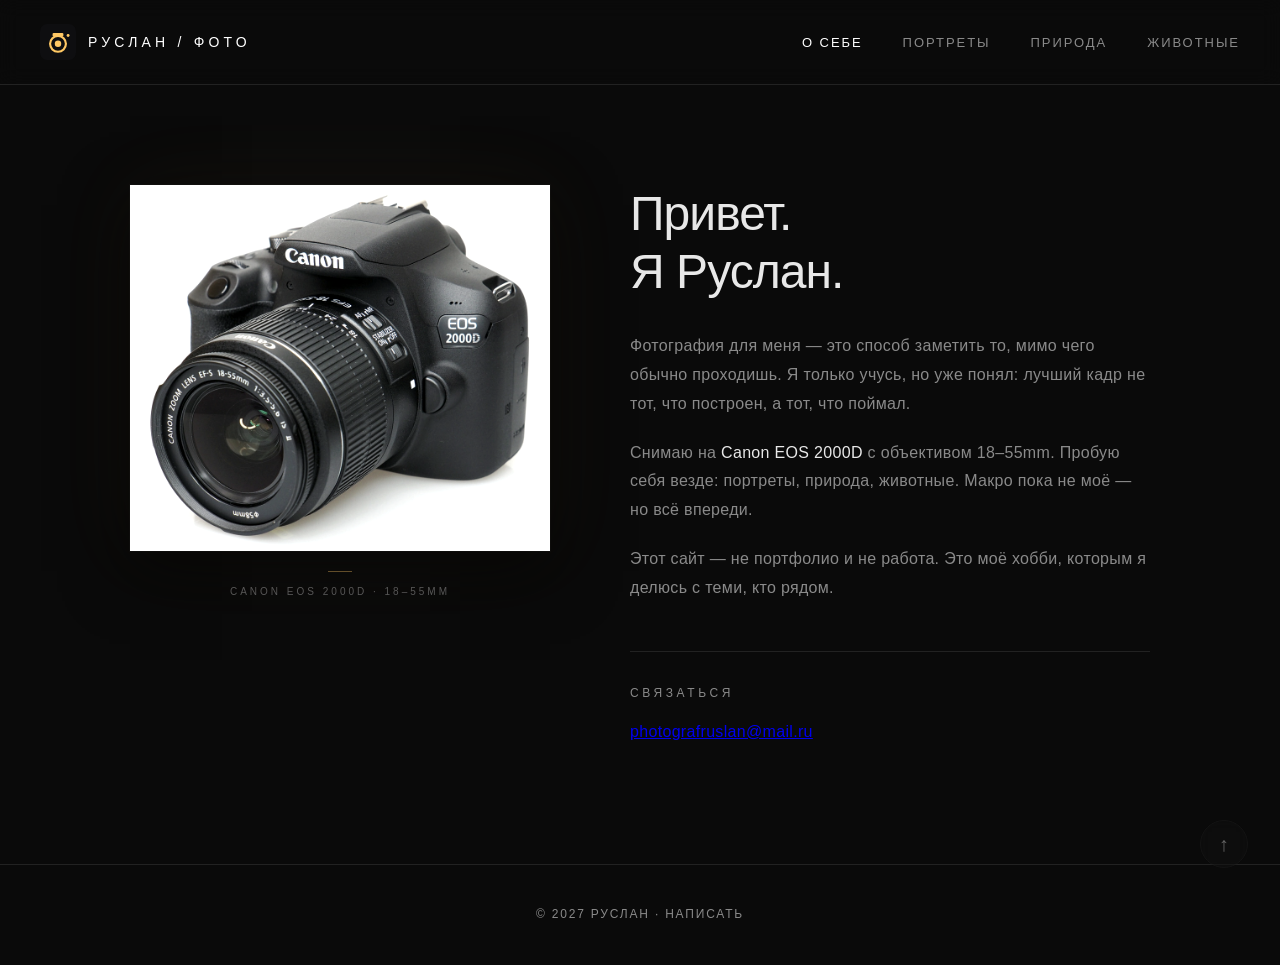
<file: about.html>
<!DOCTYPE html>
<html lang="ru">
<head>
  <meta charset="UTF-8">
  <meta name="viewport" content="width=device-width, initial-scale=1.0">
  <title>О себе — Руслан</title>
  <link rel="icon" type="image/svg+xml" href="logo.svg">
  <link rel="stylesheet" href="style.css">
</head>
<body>

  <header>
    <nav>
      <a href="index.html" class="logo">
        <img src="logo.svg" alt="" class="logo-img">
        <span>Руслан / Фото</span>
      </a>
      <ul>
        <li><a href="about.html" class="active">О себе</a></li>
        <li><a href="portraits.html">Портреты</a></li>
        <li><a href="nature.html">Природа</a></li>
        <li><a href="animals.html">Животные</a></li>
      </ul>
    </nav>
  </header>

  <section class="about">

    <div class="about-photo">
      <div class="about-photo-frame">
        <img src="images/me.jpg" alt="Руслан">
      </div>
      <div class="about-photo-caption">Canon EOS 2000D · 18–55mm</div>
    </div>

    <div class="about-text">
      <h1>Привет.<br>Я Руслан.</h1>

      <p>Фотография для меня — это способ заметить то, мимо чего обычно проходишь. Я только учусь, но уже понял: лучший кадр не тот, что построен, а тот, что поймал.</p>

      <p>Снимаю на <strong>Canon EOS 2000D</strong> с объективом 18–55mm. Пробую себя везде: портреты, природа, животные. Макро пока не моё — но всё впереди.</p>

      <p>Этот сайт — не портфолио и не работа. Это моё хобби, которым я делюсь с теми, кто рядом.</p>

      <div class="about-contacts">
        <h2>Связаться</h2>
        <a href="mailto:photografruslan@mail.ru" class="email">photografruslan@mail.ru</a>
      </div>
    </div>

  </section>

  <a href="#" class="to-top" aria-label="Наверх">↑</a>

  <footer>
    © 2027 Руслан · <a href="mailto:photografruslan@mail.ru">Написать</a>
  </footer>

</body>
</html>
</file>
<file: style.css>
/* ===== БАЗА ===== */
* {
  margin: 0;
  padding: 0;
  box-sizing: border-box;
}

:root {
  --bg: #0a0a0a;
  --bg-soft: #141414;
  --text: #e8e8e8;
  --text-dim: #8a8a8a;
  --accent: #ffffff;
  --gold: #ffc864;
  --border: #222;
}

html {
  scroll-behavior: smooth;
}

body {
  background: var(--bg);
  color: var(--text);
  font-family: 'Helvetica Neue', Arial, sans-serif;
  font-weight: 300;
  line-height: 1.6;
  letter-spacing: 0.02em;
  -webkit-font-smoothing: antialiased;
}

/* ===== КАСТОМНЫЙ СКРОЛЛБАР ===== */
::-webkit-scrollbar { width: 10px; height: 10px; }
::-webkit-scrollbar-track { background: var(--bg); }
::-webkit-scrollbar-thumb {
  background: #2a2a2a;
  border: 2px solid var(--bg);
  border-radius: 5px;
}
::-webkit-scrollbar-thumb:hover { background: #3a3a3a; }

* { scrollbar-width: thin; scrollbar-color: #2a2a2a var(--bg); }

/* ===== ПЛАВНЫЙ ПЕРЕХОД МЕЖДУ СТРАНИЦАМИ ===== */
@view-transition {
  navigation: auto;
}

::view-transition-old(root) {
  animation: 0.35s ease-out both viewFadeOut;
}

::view-transition-new(root) {
  animation: 0.45s ease-out both viewFadeIn;
}

@keyframes viewFadeOut {
  from { opacity: 1; }
  to   { opacity: 0; }
}

@keyframes viewFadeIn {
  from { opacity: 0; transform: translateY(6px); }
  to   { opacity: 1; transform: translateY(0); }
}

/* ===== ШАПКА ===== */
header {
  position: sticky;
  top: 0;
  background: rgba(10, 10, 10, 0.9);
  backdrop-filter: blur(10px);
  border-bottom: 1px solid var(--border);
  z-index: 100;
  transition: filter 0.4s ease;
}

nav {
  max-width: 1400px;
  margin: 0 auto;
  padding: 24px 40px;
  display: flex;
  justify-content: space-between;
  align-items: center;
}

.logo {
  display: flex;
  align-items: center;
  gap: 12px;
  font-size: 14px;
  letter-spacing: 0.3em;
  text-transform: uppercase;
  color: var(--accent);
  text-decoration: none;
  font-weight: 400;
}

.logo-img {
  width: 36px;
  height: 36px;
  display: block;
  transition: transform 0.3s;
}

.logo:hover .logo-img {
  transform: rotate(-8deg) scale(1.05);
}

nav ul {
  display: flex;
  gap: 40px;
  list-style: none;
}

nav a {
  color: var(--text-dim);
  text-decoration: none;
  font-size: 13px;
  letter-spacing: 0.15em;
  text-transform: uppercase;
  transition: color 0.3s;
}

nav a:hover,
nav a.active {
  color: var(--accent);
}

/* ===== ГЛАВНАЯ — HERO С ФОНОМ ===== */
.hero {
  max-width: 1400px;
  margin: 0 auto;
  padding: 120px 40px 80px;
  position: relative;
  overflow: hidden;
  min-height: 70vh;
  display: flex;
  flex-direction: column;
  justify-content: center;
}

.hero-bg {
  position: absolute;
  inset: 0;
  z-index: 0;
  pointer-events: none;
  mask-image: linear-gradient(to bottom, rgba(0,0,0,1) 0%, rgba(0,0,0,0) 100%);
  -webkit-mask-image: linear-gradient(to bottom, rgba(0,0,0,1) 0%, rgba(0,0,0,0) 100%);
}

.hero-bg img {
  width: 100%;
  height: 100%;
  object-fit: cover;
  opacity: 0.12;
  filter: grayscale(0.4) contrast(1.1);
}

.hero h1,
.hero p,
.hero .email {
  position: relative;
  z-index: 1;
}

.hero h1 {
  font-size: clamp(32px, 5vw, 56px);
  font-weight: 200;
  letter-spacing: -0.02em;
  line-height: 1.2;
  margin-bottom: 24px;
}

.hero p {
  color: var(--text-dim);
  font-size: 16px;
  max-width: 600px;
  margin-bottom: 16px;
}

.hero .email {
  display: inline-block;
  margin-top: 24px;
  color: var(--accent);
  text-decoration: none;
  border-bottom: 1px solid var(--border);
  padding-bottom: 4px;
  transition: border-color 0.3s;
}

.hero .email:hover {
  border-color: var(--accent);
}

/* ===== СЕКЦИИ / ЖАНРЫ ===== */
.section-title {
  max-width: 1400px;
  margin: 0 auto;
  padding: 0 40px 32px;
  font-size: 12px;
  letter-spacing: 0.3em;
  text-transform: uppercase;
  color: var(--text-dim);
  font-weight: 400;
  transition: filter 0.4s ease;
}

.genres {
  max-width: 1400px;
  margin: 0 auto;
  padding: 0 40px 120px;
  display: grid;
  grid-template-columns: repeat(3, 1fr);
  gap: 24px;
}

.genre-card {
  position: relative;
  aspect-ratio: 1;
  overflow: hidden;
  background: var(--bg-soft);
  text-decoration: none;
  color: var(--accent);
  display: flex;
  align-items: flex-end;
  padding: 32px;
  transition: transform 0.4s;
}

.genre-card:hover {
  transform: scale(0.98);
}

.genre-card img {
  position: absolute;
  inset: 0;
  width: 100%;
  height: 100%;
  object-fit: cover;
  opacity: 0.5;
  transition: opacity 0.4s, transform 0.6s;
  pointer-events: none;
}

.genre-card:hover img {
  opacity: 0.7;
  transform: scale(1.05);
}

.genre-card::before {
  content: '';
  position: absolute;
  inset: 0;
  background: #000;
  opacity: 0;
  transition: opacity 0.4s;
  z-index: 1;
  pointer-events: none;
}

.genre-card:hover::before {
  opacity: 0.35;
}

.genre-card span {
  position: relative;
  z-index: 2;
  font-size: 20px;
  letter-spacing: 0.1em;
  text-transform: uppercase;
  font-weight: 300;
  transition: transform 0.4s ease;
}

.genre-card:hover span {
  transform: translateY(-6px);
}

.genre-card span::after {
  content: '';
  position: absolute;
  left: 0;
  bottom: -10px;
  width: 0;
  height: 1px;
  background: var(--accent);
  transition: width 0.4s ease;
}

.genre-card:hover span::after {
  width: 100%;
}

/* ===== ГАЛЕРЕЯ ===== */
.gallery {
  max-width: 1400px;
  margin: 0 auto;
  padding: 0 40px 120px;
  display: grid;
  grid-template-columns: repeat(4, 1fr);
  gap: 8px;
  transition: filter 0.4s ease;
}

.gallery a {
  position: relative;
  aspect-ratio: 1;
  overflow: hidden;
  display: block;
  background-color: #141414;
  transition: transform 0.4s ease, box-shadow 0.4s ease;
  animation: fadeInUp 0.6s ease-out backwards,
             skeletonPulse 1.5s ease-in-out infinite;
}

.gallery a:nth-child(2n)   { animation-delay: 0.05s, 0s; }
.gallery a:nth-child(3n)   { animation-delay: 0.10s, 0s; }
.gallery a:nth-child(4n)   { animation-delay: 0.15s, 0s; }
.gallery a:nth-child(5n)   { animation-delay: 0.20s, 0s; }
.gallery a:nth-child(6n)   { animation-delay: 0.25s, 0s; }
.gallery a:nth-child(7n)   { animation-delay: 0.30s, 0s; }
.gallery a:nth-child(8n)   { animation-delay: 0.35s, 0s; }
.gallery a:nth-child(9n)   { animation-delay: 0.40s, 0s; }
.gallery a:nth-child(10n)  { animation-delay: 0.45s, 0s; }
.gallery a:nth-child(11n)  { animation-delay: 0.50s, 0s; }
.gallery a:nth-child(12n)  { animation-delay: 0.55s, 0s; }

.gallery a:hover {
  transform: translateY(-6px);
  box-shadow: 0 20px 40px rgba(0, 0, 0, 0.6);
  z-index: 2;
}

@keyframes fadeInUp {
  from {
    opacity: 0;
    transform: translateY(12px);
  }
  to {
    opacity: 1;
    transform: translateY(0);
  }
}

@keyframes skeletonPulse {
  0%, 100% { background-color: #141414; }
  50%      { background-color: #1e1e1e; }
}

.gallery a::after {
  content: '';
  position: absolute;
  inset: 8px;
  border: 1px solid transparent;
  transition: border-color 0.3s, inset 0.3s;
  z-index: 3;
  pointer-events: none;
}

.gallery a:hover::after {
  border-color: rgba(255, 255, 255, 0.6);
  inset: 12px;
}

.gallery img {
  width: 100%;
  height: 100%;
  object-fit: cover;
  display: block;
  transition: transform 0.6s, opacity 0.4s;
  opacity: 0.85;
  pointer-events: none;
  user-select: none;
}

.gallery a:hover img {
  transform: scale(1.04);
  opacity: 1;
}

/* ===== ЛАЙТБОКС ===== */
.lightbox {
  position: fixed;
  inset: 0;
  background: rgba(0, 0, 0, 0.88);
  display: none;
  align-items: center;
  justify-content: center;
  z-index: 1000;
  padding: 60px;
  backdrop-filter: blur(0px);
  transition: backdrop-filter 0.3s;
}

.lightbox:target {
  display: flex;
  animation: lightboxFade 0.4s ease-out forwards;
}

.lightbox:target img {
  animation: lightboxZoom 0.4s ease-out;
}

@keyframes lightboxFade {
  from {
    opacity: 0;
    backdrop-filter: blur(0px);
  }
  to {
    opacity: 1;
    backdrop-filter: blur(12px);
  }
}

@keyframes lightboxZoom {
  from {
    opacity: 0;
    transform: scale(0.94) translateX(30px);
  }
  to {
    opacity: 1;
    transform: scale(1) translateX(0);
  }
}

.lightbox img {
  max-width: 100%;
  max-height: 100%;
  object-fit: contain;
  pointer-events: none;
  user-select: none;
  border: 2px solid rgba(255, 200, 100, 0.6);
  box-shadow: 0 0 40px rgba(255, 200, 100, 0.15);
}

.lightbox .close {
  position: absolute;
  top: 32px;
  right: 40px;
  color: var(--text);
  text-decoration: none;
  font-size: 32px;
  font-weight: 200;
  line-height: 1;
  opacity: 0.6;
  transition: opacity 0.3s;
}

.lightbox .close:hover {
  opacity: 1;
}

.lightbox::after {
  content: '';
  position: absolute;
  inset: 0;
  z-index: 1;
  pointer-events: none;
}

.lightbox .close,
.lightbox img,
.lightbox .nav-prev,
.lightbox .nav-next,
.lightbox .lightbox-hint {
  z-index: 2;
  position: relative;
}

/* ===== СТРЕЛКИ В ЛАЙТБОКСЕ ===== */
.lightbox .nav-prev,
.lightbox .nav-next {
  position: absolute;
  top: 50%;
  transform: translateY(-50%);
  width: 56px;
  height: 56px;
  display: flex;
  align-items: center;
  justify-content: center;
  color: var(--text);
  text-decoration: none;
  font-size: 28px;
  font-weight: 200;
  opacity: 0.5;
  transition: opacity 0.3s, background 0.3s;
  z-index: 3;
  border-radius: 50%;
  background: rgba(20, 20, 20, 0.5);
}

.lightbox .nav-prev { left: 24px; }
.lightbox .nav-next { right: 24px; }

.lightbox .nav-prev:hover,
.lightbox .nav-next:hover {
  opacity: 1;
  background: rgba(40, 40, 40, 0.8);
}

/* ===== ПОДСКАЗКА В ЛАЙТБОКСЕ ===== */
.lightbox-hint {
  position: absolute;
  bottom: 28px;
  left: 50%;
  transform: translateX(-50%);
  font-size: 10px;
  letter-spacing: 0.3em;
  text-transform: uppercase;
  color: var(--text-dim);
  opacity: 0.5;
  z-index: 3;
  pointer-events: none;
}

/* ===== ЗАТЕМНЕНИЕ ГАЛЕРЕИ ПРИ ОТКРЫТОМ ЛАЙТБОКСЕ ===== */
body:has(.lightbox:target) .gallery {
  filter: brightness(0.3) blur(4px);
}

body:has(.lightbox:target) header,
body:has(.lightbox:target) .section-title,
body:has(.lightbox:target) .to-top,
body:has(.lightbox:target) footer {
  filter: brightness(0.3);
  transition: filter 0.4s ease;
}

/* ===== КНОПКА НАВЕРХ ===== */
.to-top {
  position: fixed;
  bottom: 32px;
  right: 32px;
  width: 48px;
  height: 48px;
  display: flex;
  align-items: center;
  justify-content: center;
  background: rgba(20, 20, 20, 0.9);
  border: 1px solid var(--border);
  color: var(--text);
  text-decoration: none;
  font-size: 20px;
  font-weight: 200;
  border-radius: 50%;
  opacity: 0.4;
  transition: opacity 0.3s, transform 0.3s, border-color 0.3s;
  z-index: 50;
  backdrop-filter: blur(8px);
}

.to-top:hover {
  opacity: 1;
  border-color: var(--accent);
  transform: translateY(-4px);
}

/* ===== ФУТЕР ===== */
footer {
  border-top: 1px solid var(--border);
  padding: 40px;
  text-align: center;
  color: var(--text-dim);
  font-size: 12px;
  letter-spacing: 0.15em;
  text-transform: uppercase;
  transition: filter 0.4s ease;
}

footer a {
  color: var(--text-dim);
  text-decoration: none;
  transition: color 0.3s;
}

footer a:hover {
  color: var(--accent);
}

/* ===== СТРАНИЦА "О СЕБЕ" ===== */
.about {
  max-width: 1100px;
  margin: 0 auto;
  padding: 100px 40px 120px;
  display: grid;
  grid-template-columns: 420px 1fr;
  gap: 80px;
  align-items: start;
}

/* Фото — стилизованное */
.about-photo {
  position: relative;
}

.about-photo-frame {
  position: relative;
  aspect-ratio: 1000 / 872;
  overflow: hidden;
  background: var(--bg-soft);
  box-shadow:
    0 0 0 1px rgba(255, 255, 255, 0.02),
    0 20px 60px rgba(0, 0, 0, 0.6),
    0 0 80px rgba(255, 200, 100, 0.05);
  transition: box-shadow 0.6s;
  animation: photoFloat 6s ease-in-out infinite;
}

/* Золотая рамка снаружи */
.about-photo-frame::before {
  content: '';
  position: absolute;
  inset: -1px;
  border: 1px solid rgba(255, 200, 100, 0.35);
  pointer-events: none;
  z-index: 3;
  transition: border-color 0.5s;
}

/* Внутренняя тонкая рамка */
.about-photo-frame::after {
  content: '';
  position: absolute;
  inset: 10px;
  border: 1px solid rgba(255, 255, 255, 0.08);
  pointer-events: none;
  z-index: 3;
  transition: inset 0.5s, border-color 0.5s;
}

.about-photo-frame img {
  width: 100%;
  height: 100%;
  object-fit: cover;
  display: block;
  filter: grayscale(0.4) contrast(1.05);
  transition: filter 0.6s, transform 0.8s;
}

.about-photo-frame:hover img {
  filter: grayscale(0) contrast(1);
  transform: scale(1.04);
}

.about-photo-frame:hover::before {
  border-color: rgba(255, 200, 100, 0.8);
}

.about-photo-frame:hover::after {
  inset: 20px;
  border-color: rgba(255, 200, 100, 0.4);
}

.about-photo-frame:hover {
  box-shadow:
    0 0 0 1px rgba(255, 200, 100, 0.15),
    0 30px 80px rgba(0, 0, 0, 0.7),
    0 0 120px rgba(255, 200, 100, 0.12);
}

/* Плавное парение */
@keyframes photoFloat {
  0%, 100% { transform: translateY(0); }
  50%      { transform: translateY(-6px); }
}

/* Подпись под фото */
.about-photo-caption {
  margin-top: 20px;
  font-size: 10px;
  letter-spacing: 0.3em;
  text-transform: uppercase;
  color: var(--text-dim);
  opacity: 0.6;
  text-align: center;
  position: relative;
}

.about-photo-caption::before {
  content: '';
  display: block;
  width: 24px;
  height: 1px;
  background: var(--gold);
  margin: 0 auto 12px;
  opacity: 0.6;
}

.about-text h1 {
  font-size: clamp(32px, 4vw, 48px);
  font-weight: 200;
  letter-spacing: -0.02em;
  line-height: 1.2;
  margin-bottom: 32px;
}

.about-text p {
  color: var(--text-dim);
  font-size: 16px;
  line-height: 1.8;
  margin-bottom: 20px;
  max-width: 600px;
}

.about-text p strong {
  color: var(--text);
  font-weight: 400;
}

.about-contacts {
  margin-top: 48px;
  padding-top: 32px;
  border-top: 1px solid var(--border);
  max-width: 600px;
}

.about-contacts h2 {
  font-size: 12px;
  letter-spacing: 0.3em;
  text-transform: uppercase;
  color: var(--text-dim);
  font-weight: 400;
  margin-bottom: 16px;
}

/* ===== СТРАНИЦА 404 — КРУТАЯ ВЕРСИЯ ===== */
.page-404 {
  min-height: 100vh;
  display: flex;
  align-items: center;
  justify-content: center;
  position: relative;
  overflow: hidden;
  padding: 40px;
}

/* Зернистая текстура */
.grain {
  position: fixed;
  inset: -50%;
  width: 200%;
  height: 200%;
  pointer-events: none;
  opacity: 0.04;
  z-index: 1;
  background-image: url("data:image/svg+xml;utf8,<svg xmlns='http://www.w3.org/2000/svg' width='200' height='200'><filter id='n'><feTurbulence type='fractalNoise' baseFrequency='0.9' numOctaves='3' stitchTiles='stitch'/></filter><rect width='100%25' height='100%25' filter='url(%23n)'/></svg>");
  animation: grainShift 8s steps(6) infinite;
}

@keyframes grainShift {
  0%   { transform: translate(0, 0); }
  20%  { transform: translate(-5%, -3%); }
  40%  { transform: translate(3%, -7%); }
  60%  { transform: translate(-4%, 5%); }
  80%  { transform: translate(6%, 2%); }
  100% { transform: translate(0, 0); }
}

/* Огромная цифра 404 — сборка из размытия */
.error-bg-number {
  position: absolute;
  top: 50%;
  left: 50%;
  transform: translate(-50%, -50%);
  font-size: clamp(280px, 42vw, 620px);
  font-weight: 100;
  letter-spacing: -0.06em;
  line-height: 0.85;
  color: transparent;
  -webkit-text-stroke: 1px rgba(255, 255, 255, 0.06);
  pointer-events: none;
  user-select: none;
  z-index: 0;
  animation: bgNumberAppear 1.4s ease-out forwards;
}

@keyframes bgNumberAppear {
  0% {
    opacity: 0;
    filter: blur(40px);
    transform: translate(-50%, -50%) scale(1.08);
  }
  100% {
    opacity: 0.6;
    filter: blur(0px);
    transform: translate(-50%, -50%) scale(1);
  }
}

/* Глитч-слой поверх */
.error-glitch {
  position: absolute;
  top: 50%;
  left: 50%;
  transform: translate(-50%, -50%);
  font-size: clamp(280px, 42vw, 620px);
  font-weight: 100;
  letter-spacing: -0.06em;
  line-height: 0.85;
  color: transparent;
  -webkit-text-stroke: 1px rgba(255, 200, 100, 0.4);
  pointer-events: none;
  user-select: none;
  z-index: 0;
  animation: glitchShift 4s steps(1) infinite;
  mix-blend-mode: screen;
}

@keyframes glitchShift {
  0%, 92%, 100% {
    transform: translate(-50%, -50%);
    opacity: 0;
  }
  93% {
    transform: translate(calc(-50% - 4px), -50%);
    opacity: 1;
  }
  94% {
    transform: translate(calc(-50% + 6px), calc(-50% - 2px));
    opacity: 1;
  }
  95% {
    transform: translate(calc(-50% - 2px), calc(-50% + 3px));
    opacity: 0;
  }
  96% {
    transform: translate(calc(-50% + 3px), -50%);
    opacity: 1;
  }
  97% {
    transform: translate(-50%, -50%);
    opacity: 0;
  }
}

/* Контент поверх */
.error-content {
  position: relative;
  z-index: 2;
  text-align: center;
  max-width: 520px;
  animation: errorFadeUp 0.9s ease-out backwards;
}

@keyframes errorFadeUp {
  from {
    opacity: 0;
    transform: translateY(24px);
  }
  to {
    opacity: 1;
    transform: translateY(0);
  }
}

.error-logo {
  width: 64px;
  height: 64px;
  margin-bottom: 32px;
  opacity: 0.85;
  animation: logoFloat 4s ease-in-out infinite;
}

@keyframes logoFloat {
  0%, 100% { transform: translateY(0); }
  50%      { transform: translateY(-6px); }
}

.error-kicker {
  font-size: 11px;
  letter-spacing: 0.5em;
  text-transform: uppercase;
  color: var(--text-dim);
  margin-bottom: 24px;
  animation: errorFadeUp 0.9s ease-out 0.1s backwards;
}

.error-content h1 {
  font-size: clamp(32px, 4.5vw, 52px);
  font-weight: 200;
  letter-spacing: -0.02em;
  line-height: 1.15;
  color: var(--text);
  margin-bottom: 24px;
  animation: errorFadeUp 0.9s ease-out 0.2s backwards;
}

.error-text {
  color: var(--text-dim);
  font-size: 16px;
  line-height: 1.7;
  margin-bottom: 48px;
  animation: errorFadeUp 0.9s ease-out 0.3s backwards;
}

.error-button {
  display: inline-flex;
  align-items: center;
  gap: 12px;
  padding: 16px 36px;
  border: 1px solid var(--border);
  color: var(--text);
  text-decoration: none;
  font-size: 12px;
  letter-spacing: 0.3em;
  text-transform: uppercase;
  transition: border-color 0.3s, background 0.3s, transform 0.3s;
  animation: errorFadeUp 0.9s ease-out 0.4s backwards;
  position: relative;
  overflow: hidden;
}

.error-button::before {
  content: '';
  position: absolute;
  inset: 0;
  background: rgba(255, 255, 255, 0.06);
  transform: translateX(-101%);
  transition: transform 0.4s ease;
}

.error-button:hover::before {
  transform: translateX(0);
}

.error-button:hover {
  border-color: var(--accent);
}

.error-button .arrow {
  position: relative;
  transition: transform 0.4s ease;
}

.error-button:hover .arrow {
  transform: translateX(6px);
}

.error-button span {
  position: relative;
  z-index: 1;
}

/* ===== АДАПТИВ ===== */
@media (max-width: 900px) {
  nav { padding: 20px 24px; flex-direction: column; gap: 16px; }
  nav ul { gap: 20px; flex-wrap: wrap; justify-content: center; }
  .hero { padding: 60px 24px 40px; min-height: 50vh; }
  .genres { grid-template-columns: 1fr; padding: 0 24px 60px; }
  .gallery { grid-template-columns: repeat(2, 1fr); padding: 0 24px 60px; }
  .section-title { padding: 0 24px 24px; }
  .lightbox { padding: 20px; }
  .lightbox .close { top: 16px; right: 20px; }
  .lightbox .nav-prev,
  .lightbox .nav-next {
    width: 42px;
    height: 42px;
    font-size: 22px;
  }
  .lightbox .nav-prev { left: 12px; }
  .lightbox .nav-next { right: 12px; }
  .to-top {
    bottom: 20px;
    right: 20px;
    width: 42px;
    height: 42px;
  }
  .about {
    grid-template-columns: 1fr;
    padding: 60px 24px 80px;
    gap: 40px;
  }
  .about-photo { max-width: 100%; }
  .error-bg-number,
  .error-glitch {
    font-size: 70vw;
    opacity: 0.5;
  }
  .error-content { max-width: 100%; }
}
</file>
